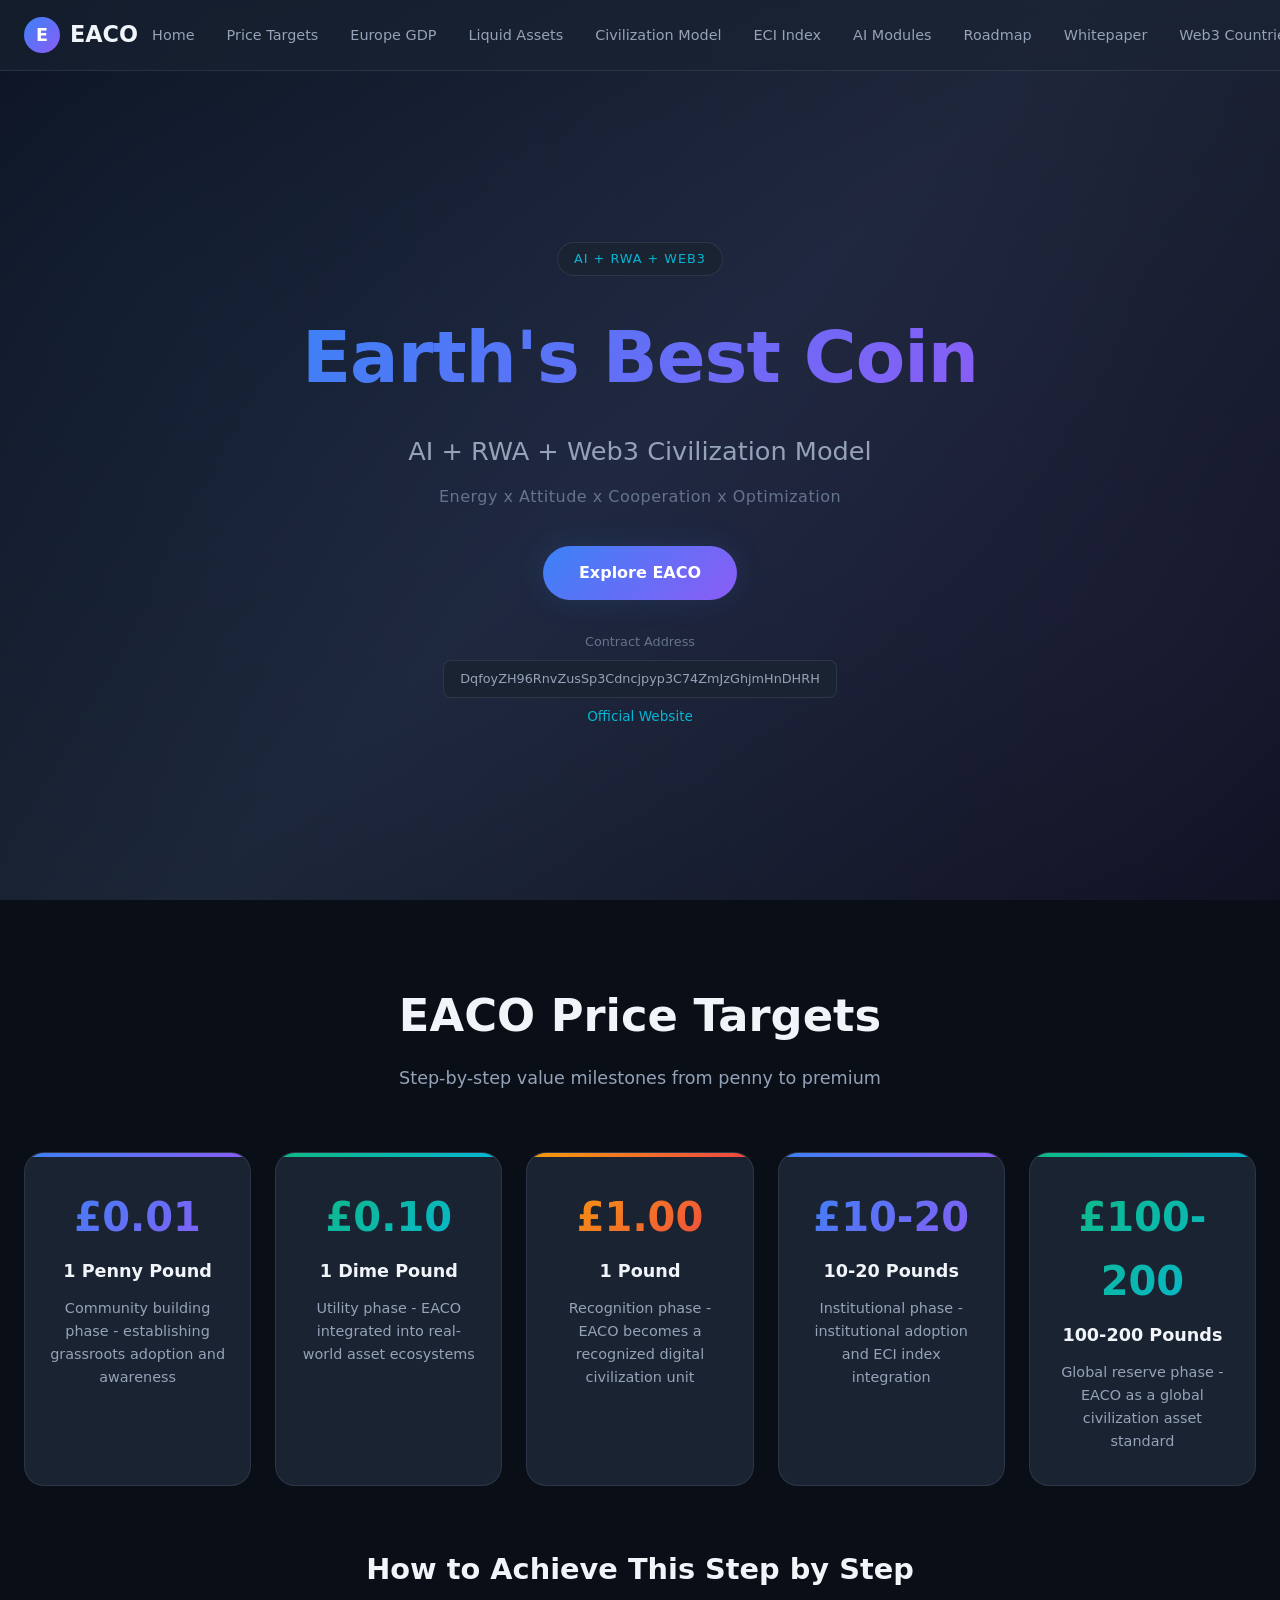
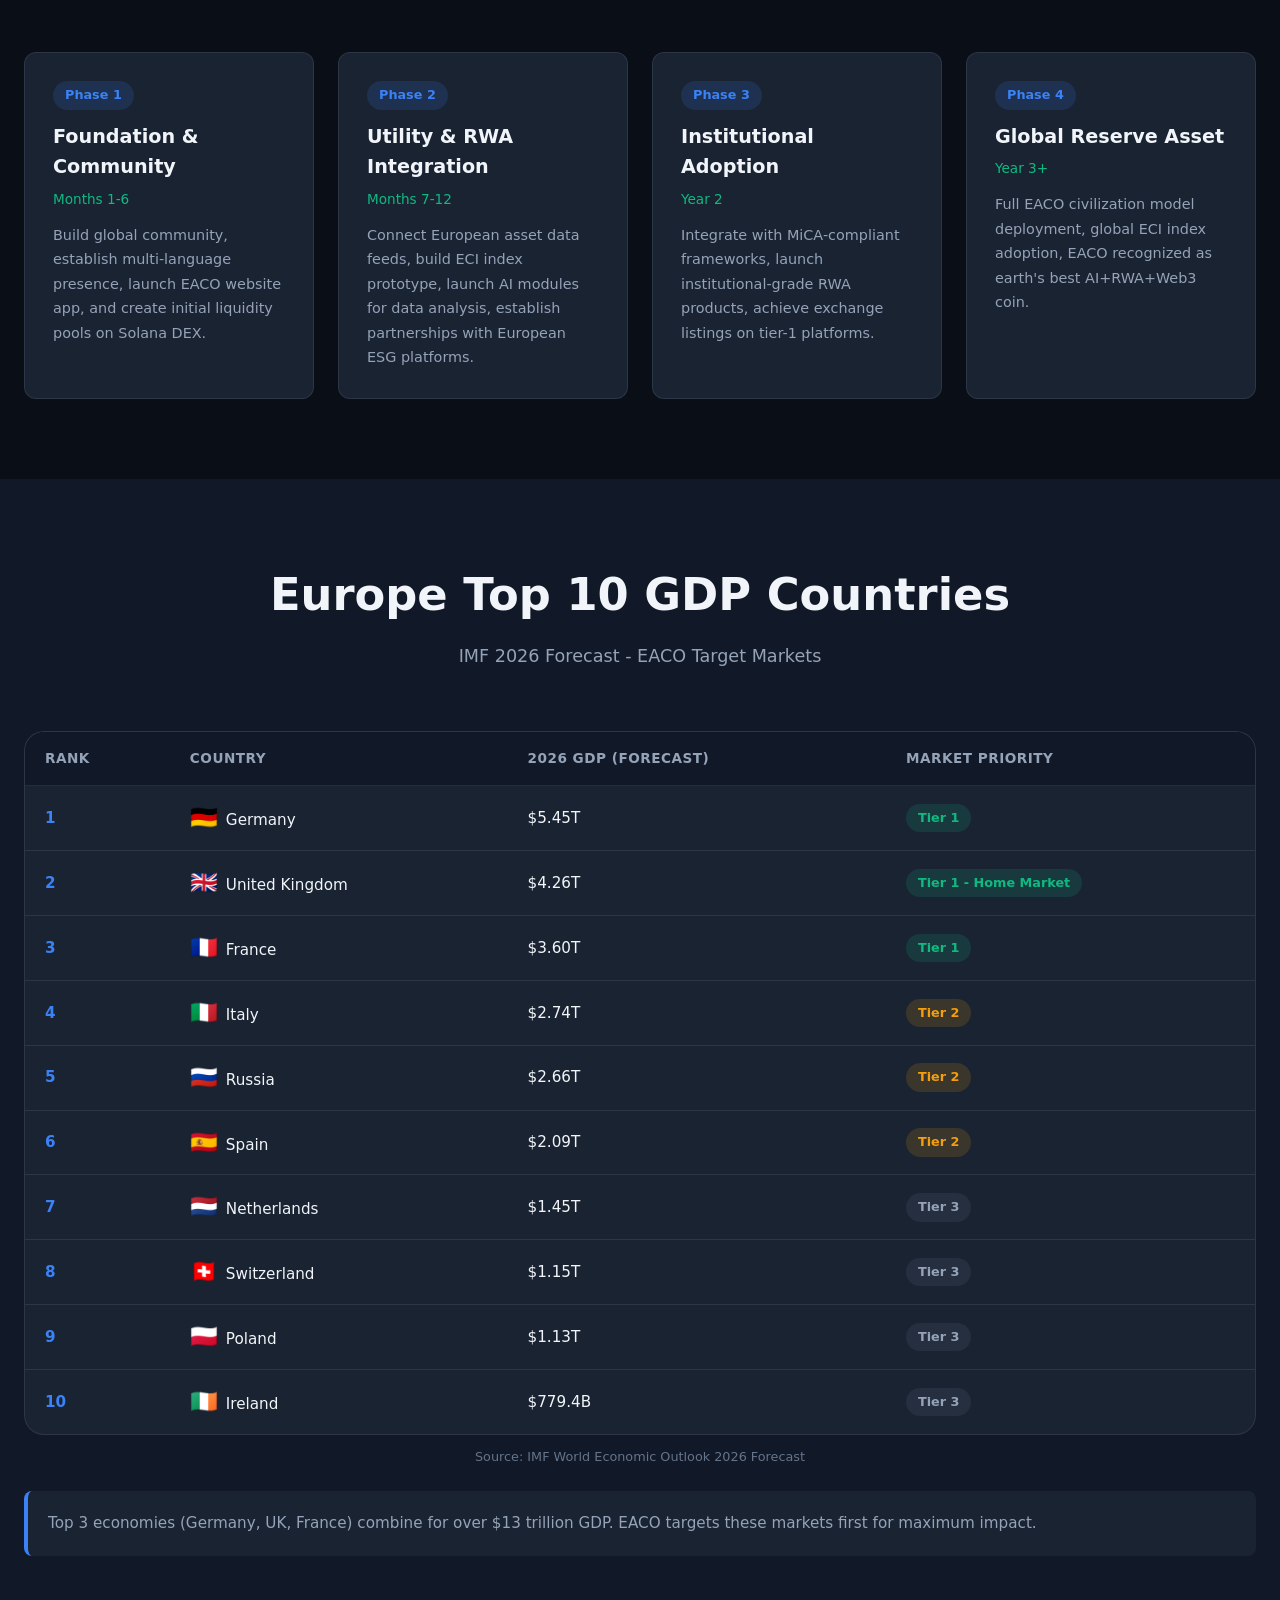
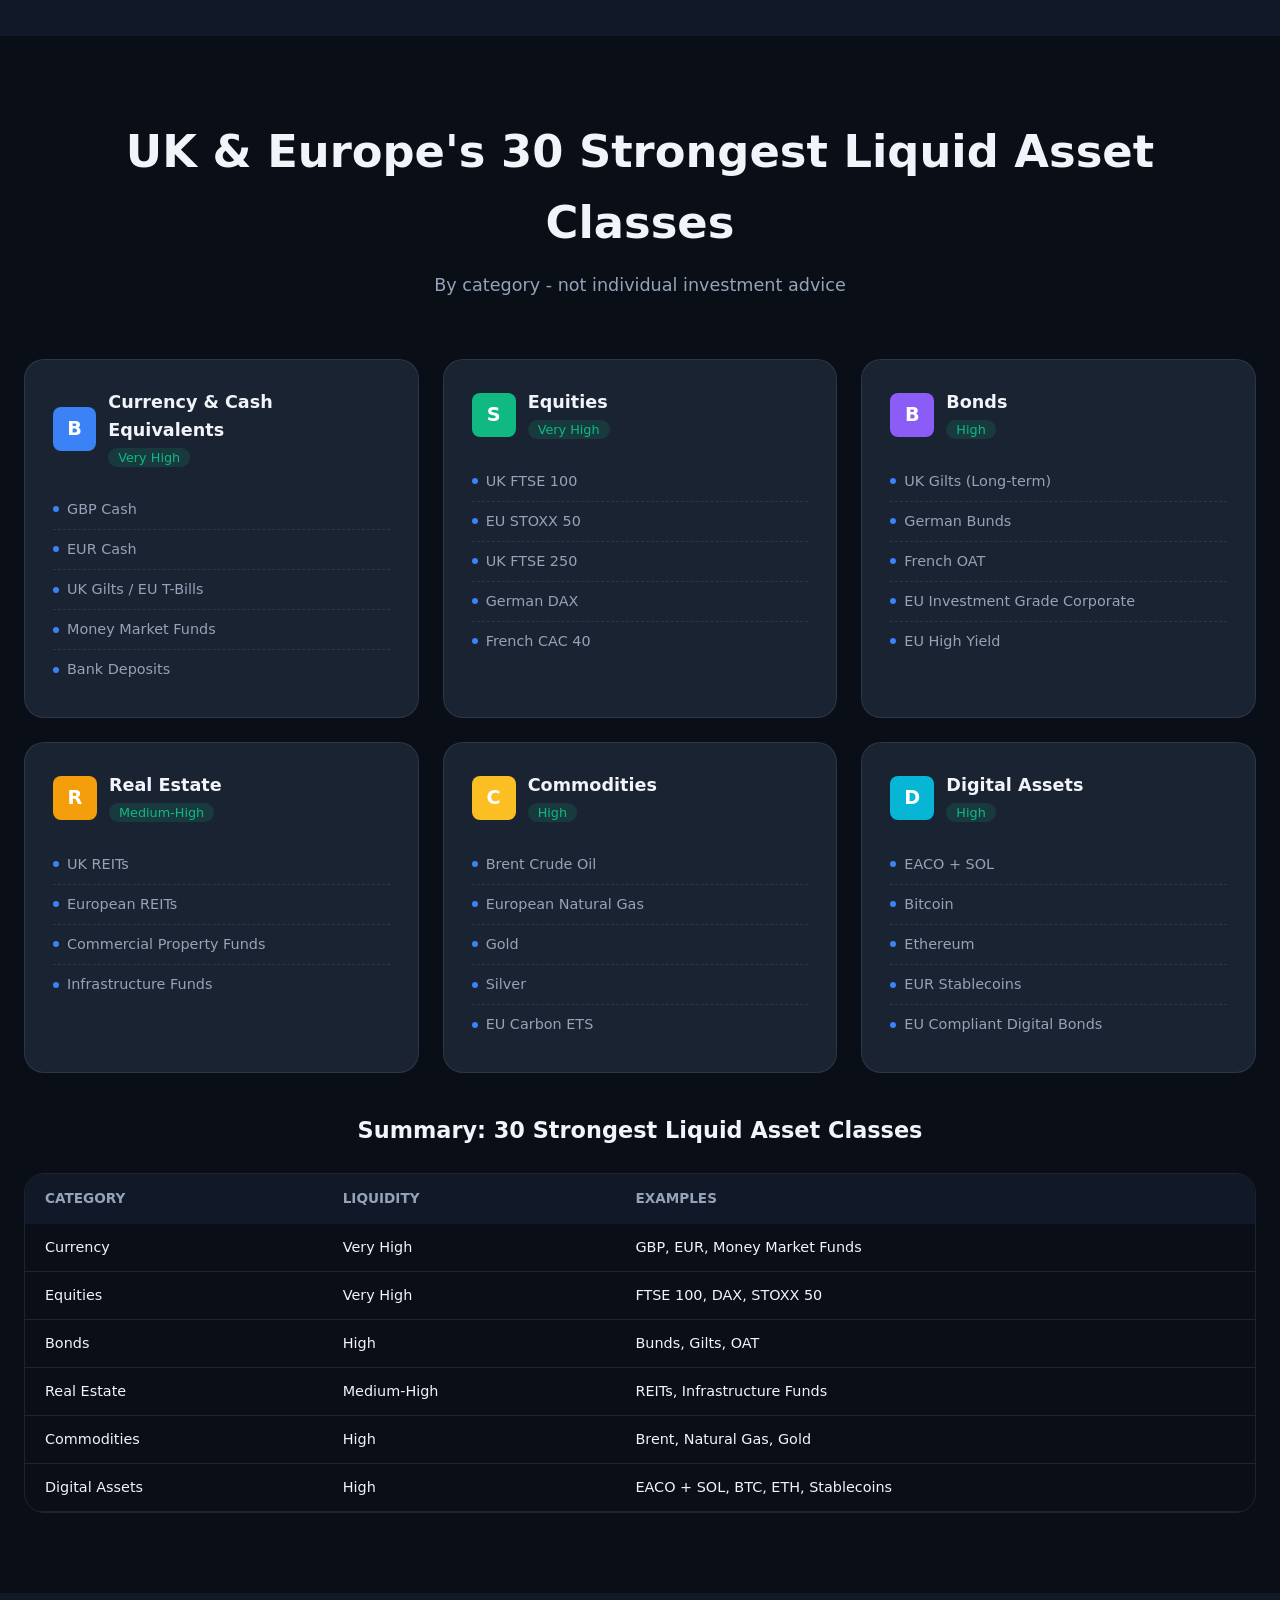
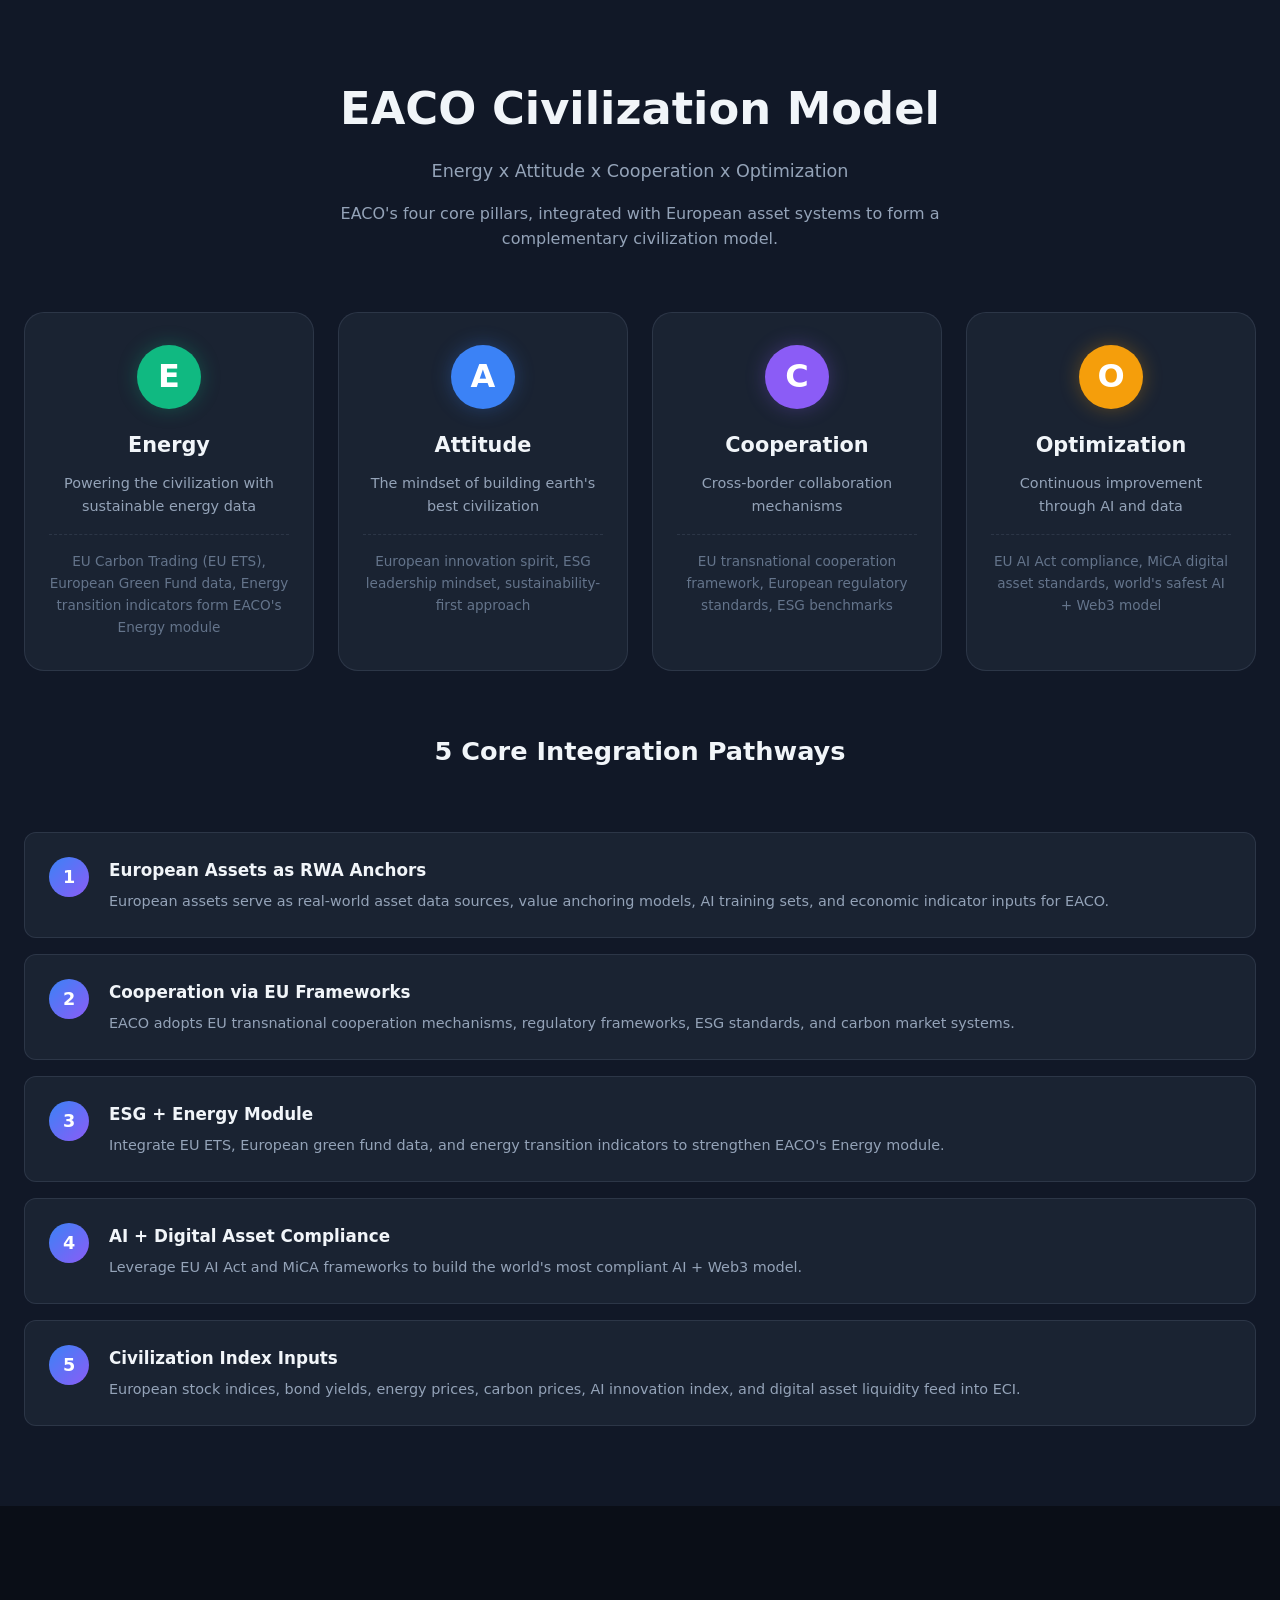
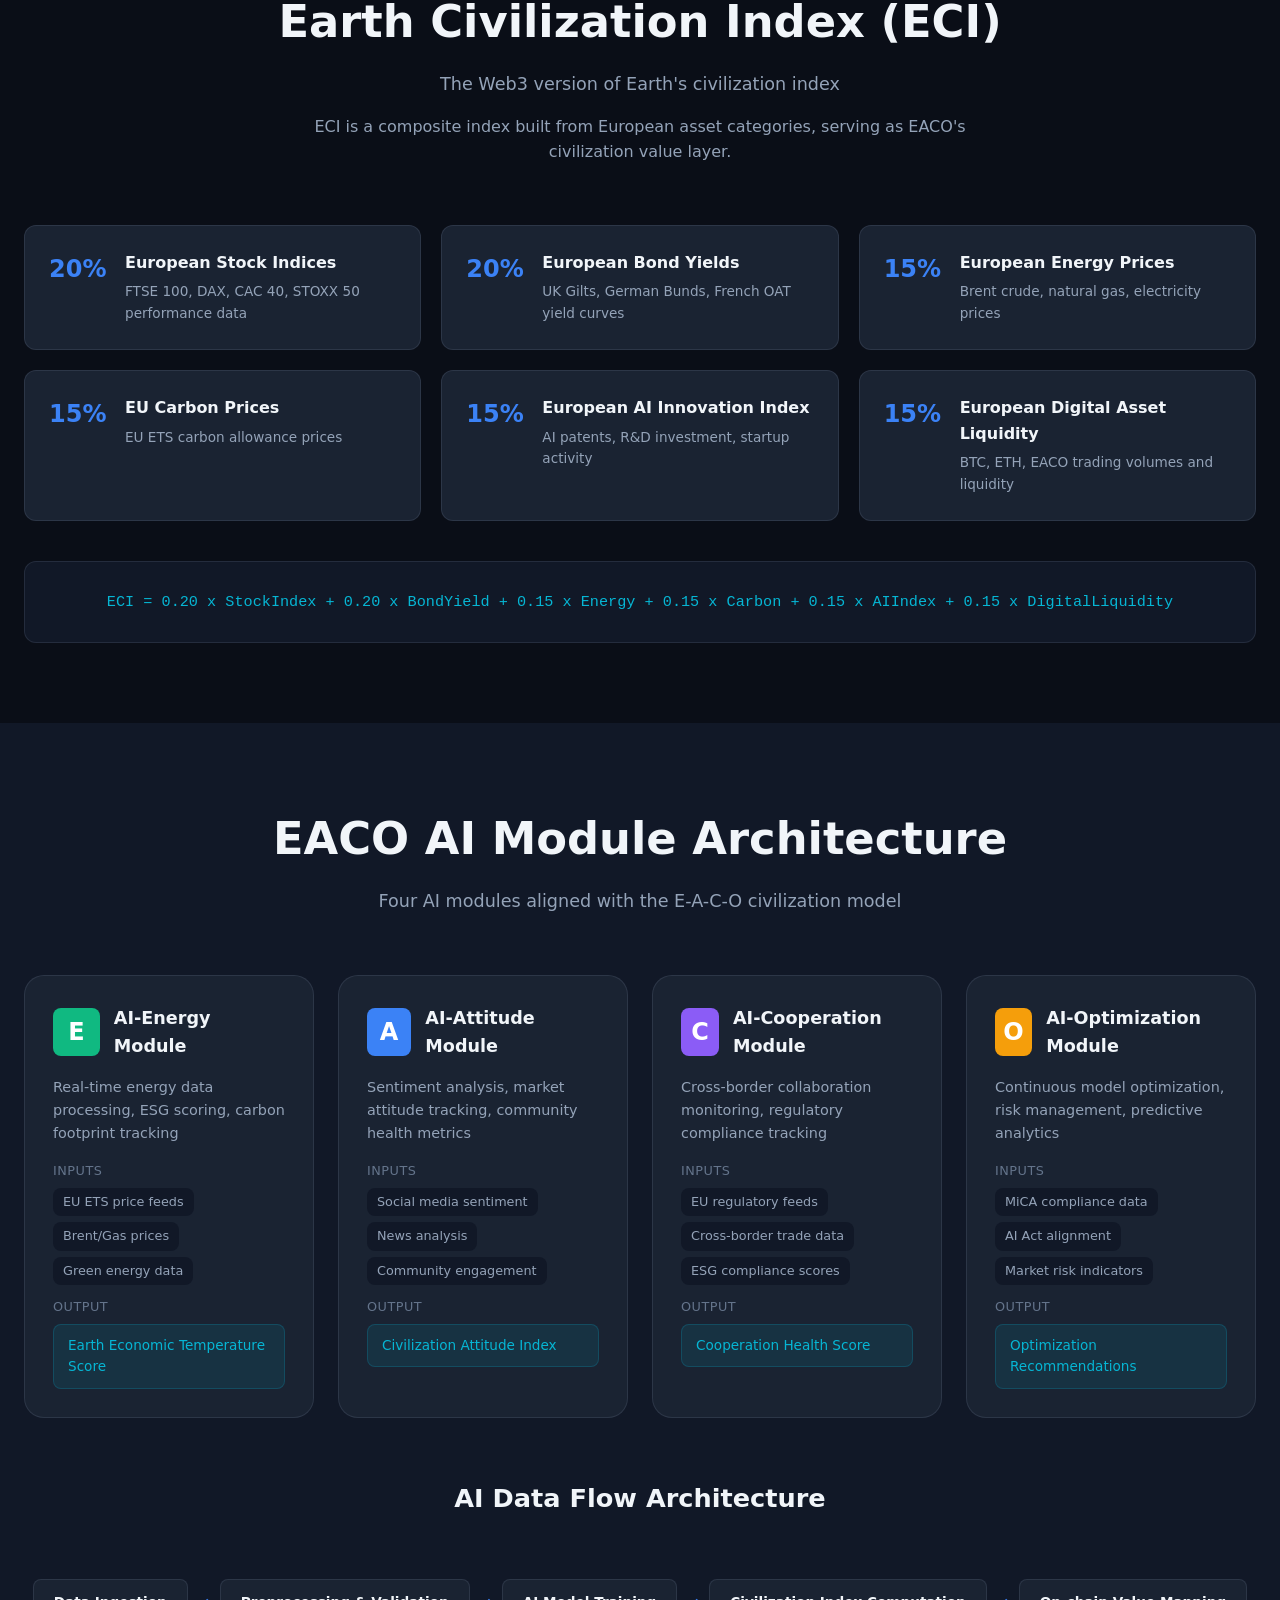
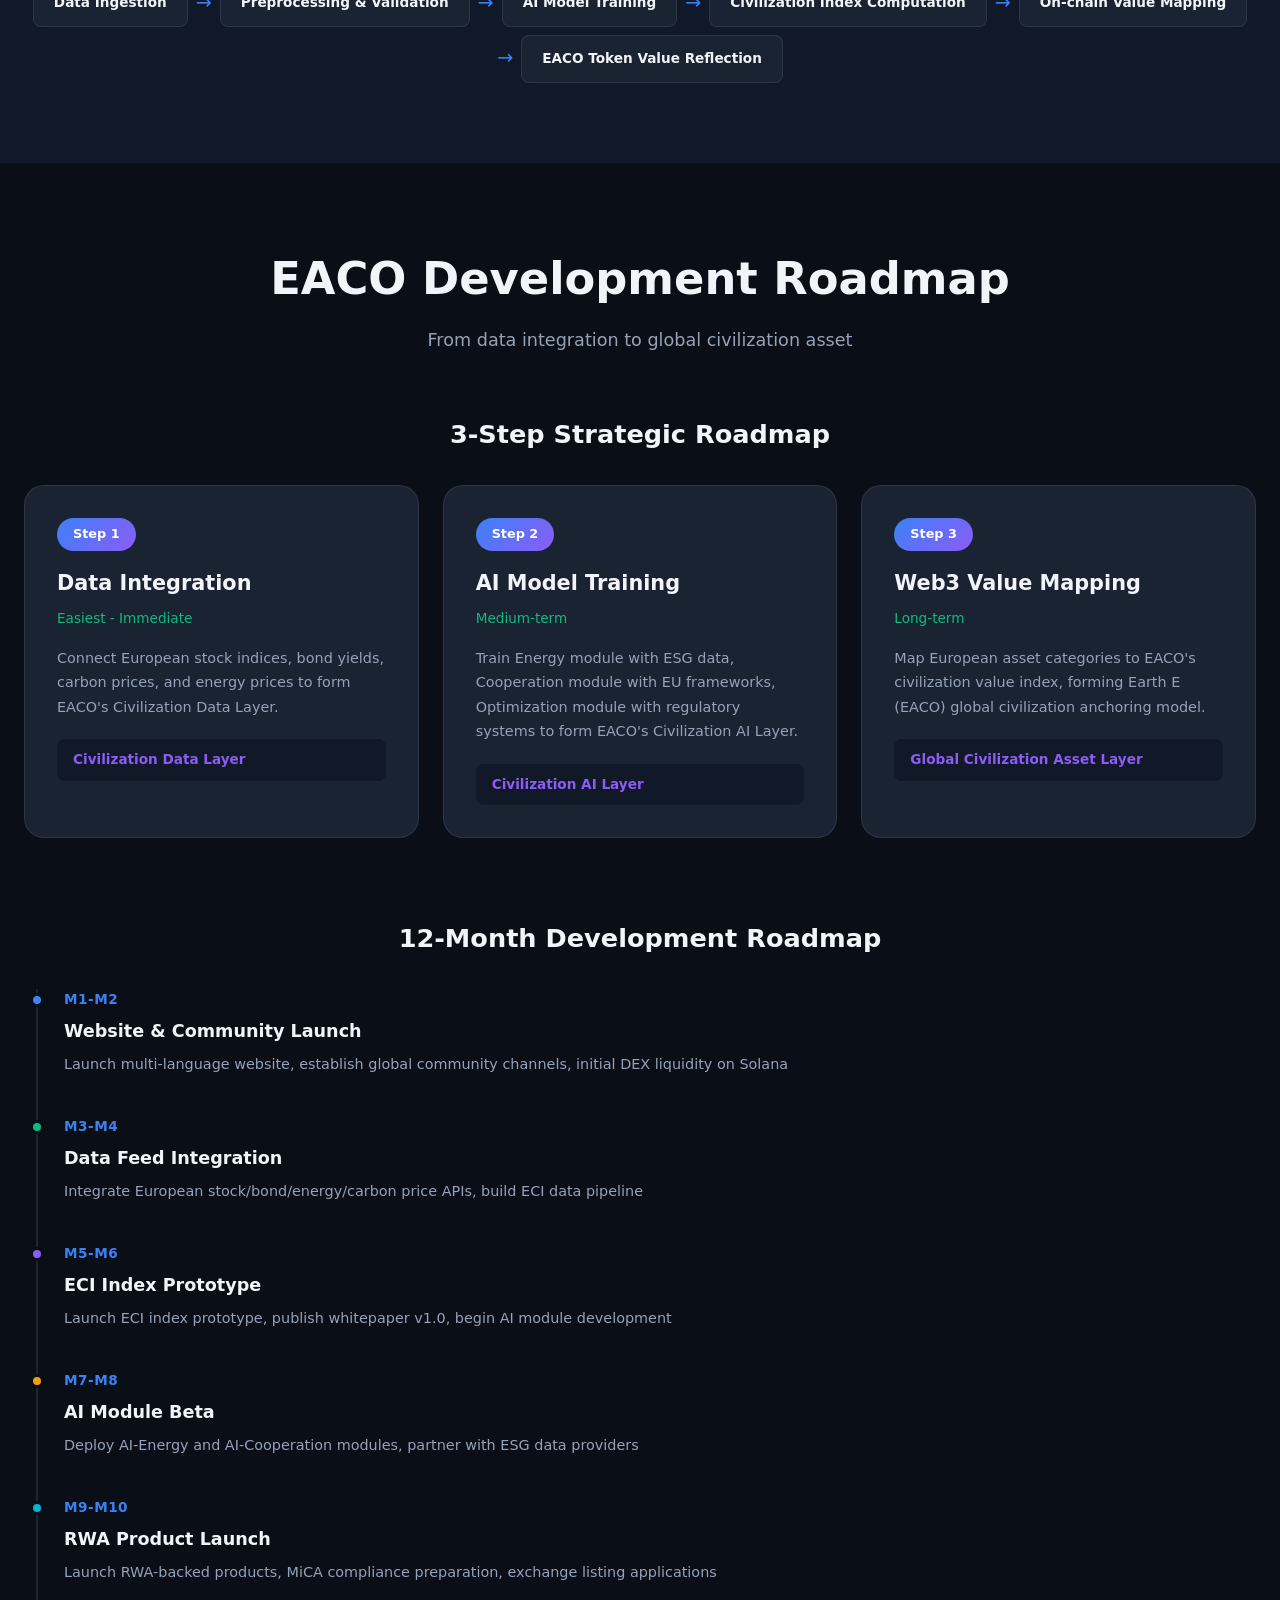
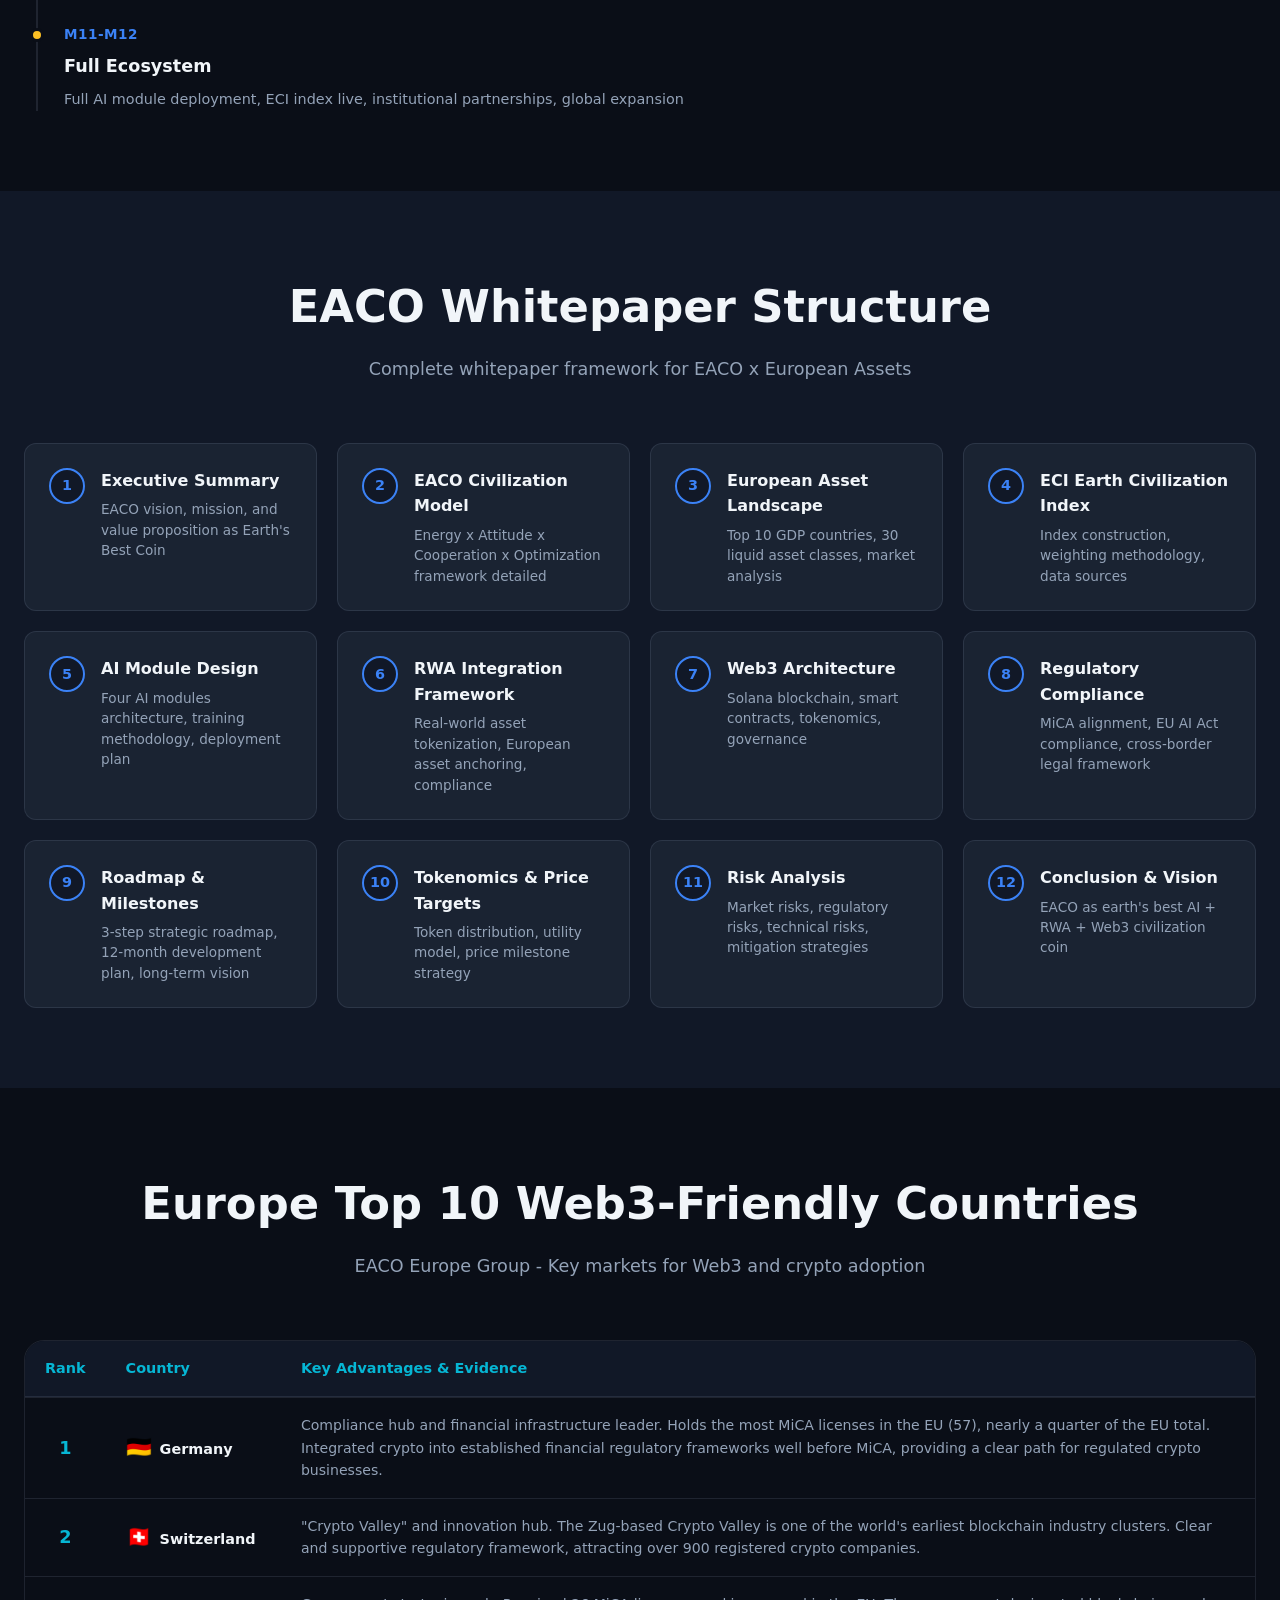
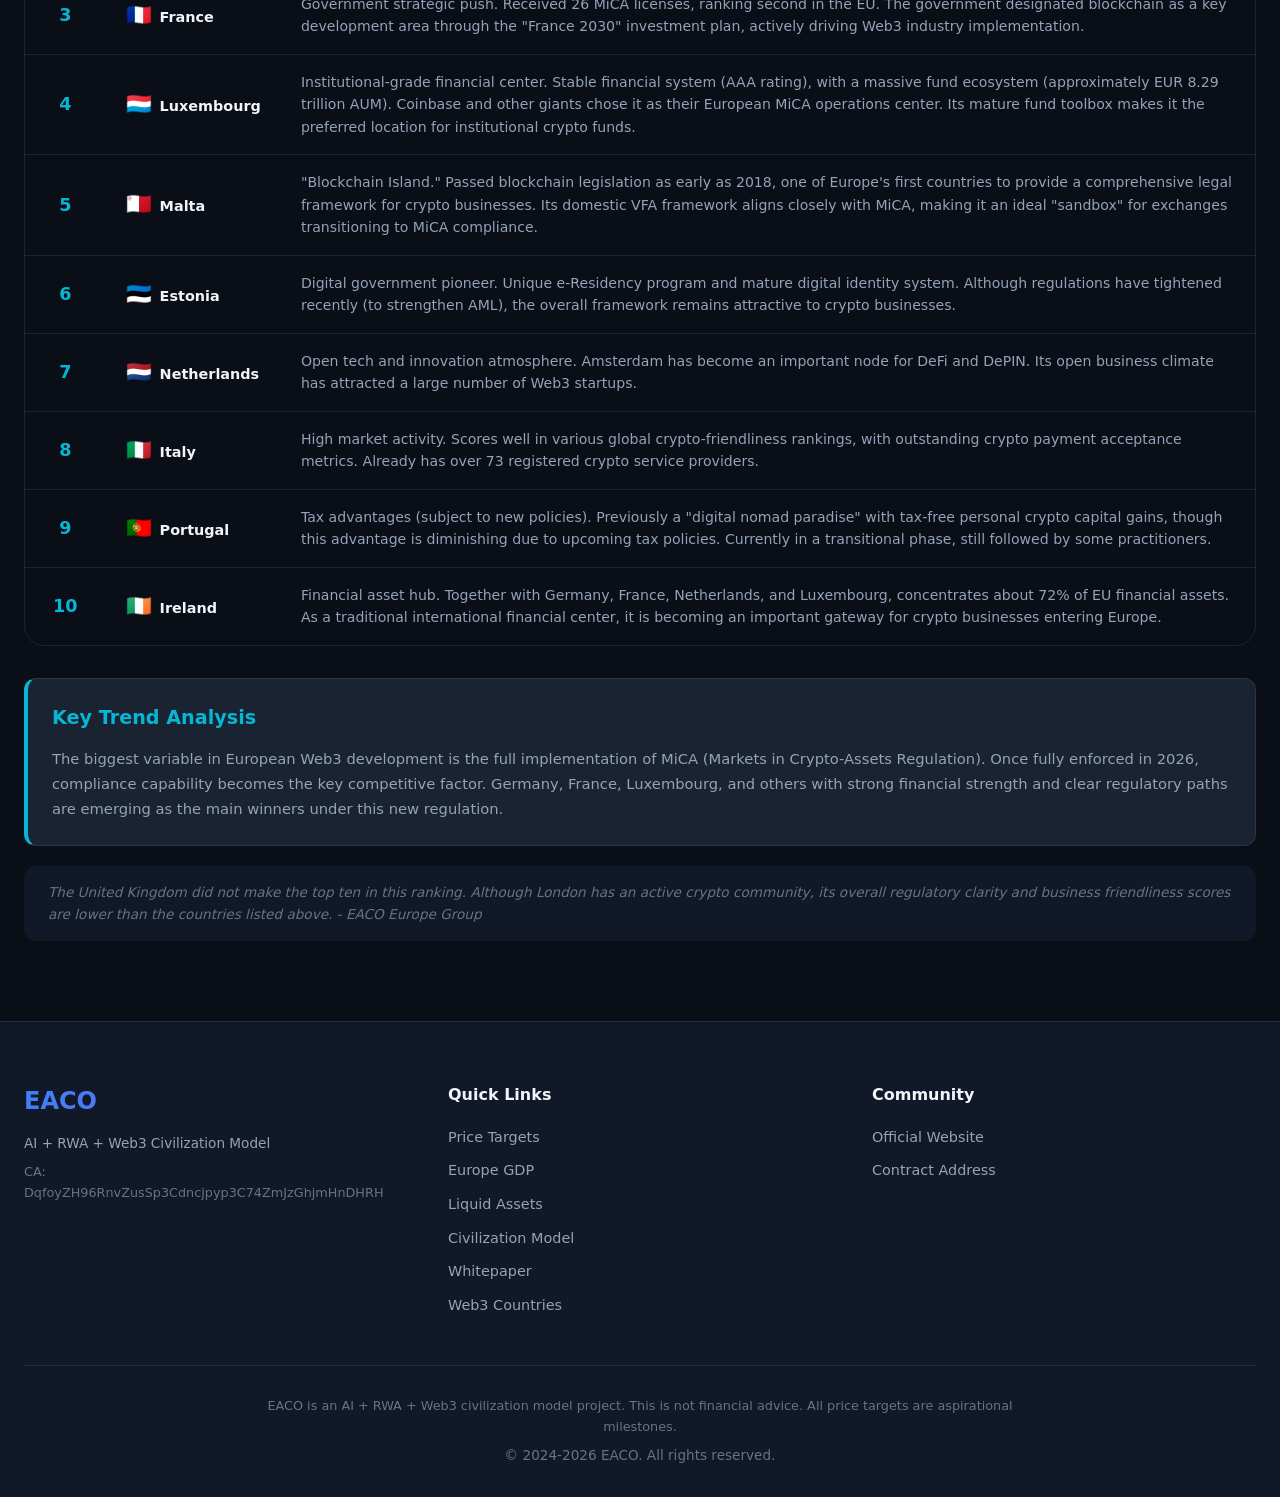
<file: index.html>
<!DOCTYPE html>
<html lang="en" data-theme="dark">
<head>
  <meta charset="UTF-8">
  <meta name="viewport" content="width=device-width, initial-scale=1.0">
  <meta name="description" content="EACO - Earth's Best Coin. AI + RWA + Web3 Civilization Model. Energy x Attitude x Cooperation x Optimization.">
  <meta name="keywords" content="EACO, Earth's Best Coin, AI, RWA, Web3, Solana, Civilization Model, ECI">
  <title>EACO - Earth's Best Coin | AI + RWA + Web3</title>
  <link rel="stylesheet" href="css/style.css">
  <link rel="icon" href="data:image/svg+xml,<svg xmlns='http://www.w3.org/2000/svg' viewBox='0 0 100 100'><circle cx='50' cy='50' r='45' fill='%233b82f6'/><text x='50' y='65' font-size='40' font-weight='bold' fill='white' text-anchor='middle'>E</text></svg>">
</head>
<body>

  <!-- ============================================
       Navigation
       ============================================ -->
  <nav class="navbar">
    <div class="nav-container">
      <a href="#home" class="nav-logo">
        <span class="logo-icon">E</span>
        <span>EACO</span>
      </a>

      <ul class="nav-links" id="navLinks">
        <li><a href="#home" data-i18n="nav.home">Home</a></li>
        <li><a href="#price" data-i18n="nav.price">Price Targets</a></li>
        <li><a href="#gdp" data-i18n="nav.gdp">Europe GDP</a></li>
        <li><a href="#assets" data-i18n="nav.assets">Liquid Assets</a></li>
        <li><a href="#model" data-i18n="nav.model">Civilization Model</a></li>
        <li><a href="#eci" data-i18n="nav.eci">ECI Index</a></li>
        <li><a href="#ai" data-i18n="nav.ai">AI Modules</a></li>
        <li><a href="#roadmap" data-i18n="nav.roadmap">Roadmap</a></li>
        <li><a href="#whitepaper" data-i18n="nav.whitepaper">Whitepaper</a></li>
        <li><a href="#web3" data-i18n="nav.web3">Web3 Countries</a></li>
      </ul>

      <div class="nav-actions">
        <div class="lang-switcher">
          <button class="lang-btn" id="langBtn" onclick="toggleLangDropdown()">
            <span class="lang-flag" id="currentLangFlag">EN</span>
            <span class="lang-full">English</span>
          </button>
          <div class="lang-dropdown" id="langDropdown"></div>
        </div>

        <button class="theme-toggle" id="themeToggle" onclick="toggleTheme()" title="Toggle theme">&#9681;</button>

        <button class="mobile-menu-btn" onclick="toggleMobileMenu()">&#9776;</button>
      </div>
    </div>
  </nav>

  <!-- ============================================
       Hero Section
       ============================================ -->
  <section class="hero" id="home">
    <div class="hero-content">
      <div class="hero-badge">AI + RWA + WEB3</div>
      <h1 data-i18n="hero.title">Earth's Best Coin</h1>
      <p class="hero-subtitle" data-i18n="hero.subtitle">AI + RWA + Web3 Civilization Model</p>
      <p class="hero-tagline" data-i18n="hero.tagline">Energy x Attitude x Cooperation x Optimization</p>
      <a href="#price" class="hero-cta" data-i18n="hero.cta">Explore EACO</a>

      <div class="hero-contract">
        <label data-i18n="hero.contract">Contract Address</label>
        <address>DqfoyZH96RnvZusSp3Cdncjpyp3C74ZmJzGhjmHnDHRH</address>
        <a href="https://ucoingroup.github.io/earths-best-coin/" target="_blank" rel="noopener" style="font-size:0.85rem;color:var(--accent-cyan);text-decoration:none;" data-i18n="hero.website">Official Website &rarr;</a>
      </div>
    </div>
  </section>

  <!-- ============================================
       Price Targets Section
       ============================================ -->
  <section class="section" id="price">
    <div class="container">
      <div class="section-header">
        <h2 class="section-title" data-i18n="price.title">EACO Price Targets</h2>
        <p class="section-subtitle" data-i18n="price.subtitle">Step-by-step value milestones from penny to premium</p>
      </div>

      <div class="price-stages" id="priceStages"></div>

      <div class="section-header" style="margin-top:60px;">
        <h3 class="section-title" style="font-size:1.8rem;" data-i18n="price.howToAchieve">How to Achieve This Step by Step</h3>
      </div>

      <div class="steps-container" id="priceSteps"></div>
    </div>
  </section>

  <!-- ============================================
       GDP Section
       ============================================ -->
  <section class="section" id="gdp" style="background:var(--bg-secondary);">
    <div class="container">
      <div class="section-header">
        <h2 class="section-title" data-i18n="gdp.title">Europe Top 10 GDP Countries</h2>
        <p class="section-subtitle" data-i18n="gdp.subtitle">IMF 2026 Forecast - EACO Target Markets</p>
      </div>

      <div class="gdp-table-wrapper">
        <table class="gdp-table">
          <thead>
            <tr id="gdpTableHeader"></tr>
          </thead>
          <tbody id="gdpTableBody"></tbody>
        </table>
      </div>

      <p class="gdp-source" id="gdpSource" style="text-align:center;margin-top:12px;font-size:0.8rem;color:var(--text-muted);"></p>
      <div class="gdp-insight" id="gdpInsight"></div>
    </div>
  </section>

  <!-- ============================================
       Assets Section
       ============================================ -->
  <section class="section" id="assets">
    <div class="container">
      <div class="section-header">
        <h2 class="section-title" data-i18n="assets.title">UK & Europe's 30 Strongest Liquid Asset Classes</h2>
        <p class="section-subtitle" data-i18n="assets.subtitle">By category - not individual investment advice</p>
      </div>

      <div class="assets-grid" id="assetsGrid"></div>

      <h3 class="section-title" style="font-size:1.4rem;text-align:center;margin-bottom:24px;" data-i18n="assets.tableTitle">Summary: 30 Strongest Liquid Asset Classes</h3>

      <div class="assets-summary-table">
        <table>
          <thead>
            <tr id="assetsTableHeader"></tr>
          </thead>
          <tbody id="assetsTableBody"></tbody>
        </table>
      </div>
    </div>
  </section>

  <!-- ============================================
       Civilization Model Section
       ============================================ -->
  <section class="section" id="model" style="background:var(--bg-secondary);">
    <div class="container">
      <div class="section-header">
        <h2 class="section-title" data-i18n="model.title">EACO Civilization Model</h2>
        <p class="section-subtitle" data-i18n="model.subtitle">Energy x Attitude x Cooperation x Optimization</p>
        <p style="max-width:700px;margin:16px auto 0;color:var(--text-secondary);" data-i18n="model.intro"></p>
      </div>

      <div class="pillars-grid" id="pillarsGrid"></div>

      <div class="section-header" style="margin-top:40px;">
        <h3 class="section-title" style="font-size:1.6rem;" data-i18n="model.integrationTitle">5 Core Integration Pathways</h3>
      </div>

      <div class="integrations-list" id="integrationsList"></div>
    </div>
  </section>

  <!-- ============================================
       ECI Index Section
       ============================================ -->
  <section class="section" id="eci">
    <div class="container">
      <div class="section-header">
        <h2 class="section-title" data-i18n="eci.title">Earth Civilization Index (ECI)</h2>
        <p class="section-subtitle" data-i18n="eci.subtitle">The Web3 version of Earth's civilization index</p>
        <p style="max-width:700px;margin:16px auto 0;color:var(--text-secondary);" data-i18n="eci.intro"></p>
      </div>

      <div class="eci-components" id="eciComponents"></div>

      <div class="eci-formula" id="eciFormula"></div>
    </div>
  </section>

  <!-- ============================================
       AI Modules Section
       ============================================ -->
  <section class="section" id="ai" style="background:var(--bg-secondary);">
    <div class="container">
      <div class="section-header">
        <h2 class="section-title" data-i18n="ai.title">EACO AI Module Architecture</h2>
        <p class="section-subtitle" data-i18n="ai.subtitle">Four AI modules aligned with the E-A-C-O civilization model</p>
      </div>

      <div class="ai-modules-grid" id="aiModulesGrid"></div>

      <div class="section-header" style="margin-top:40px;">
        <h3 class="section-title" style="font-size:1.6rem;" data-i18n="ai.flowTitle">AI Data Flow Architecture</h3>
      </div>

      <div class="ai-flow" id="aiFlow"></div>
    </div>
  </section>

  <!-- ============================================
       Roadmap Section
       ============================================ -->
  <section class="section" id="roadmap">
    <div class="container">
      <div class="section-header">
        <h2 class="section-title" data-i18n="roadmap.title">EACO Development Roadmap</h2>
        <p class="section-subtitle" data-i18n="roadmap.subtitle">From data integration to global civilization asset</p>
      </div>

      <div class="section-header" style="margin-bottom:30px;">
        <h3 class="section-title" style="font-size:1.6rem;" data-i18n="roadmap.threeStepTitle">3-Step Strategic Roadmap</h3>
      </div>

      <div class="three-steps" id="threeSteps"></div>

      <div class="section-header" style="margin-top:60px;margin-bottom:30px;">
        <h3 class="section-title" style="font-size:1.6rem;" data-i18n="roadmap.twelveMonthTitle">12-Month Development Roadmap</h3>
      </div>

      <div class="timeline" id="timeline"></div>
    </div>
  </section>

  <!-- ============================================
       Whitepaper Section
       ============================================ -->
  <section class="section" id="whitepaper" style="background:var(--bg-secondary);">
    <div class="container">
      <div class="section-header">
        <h2 class="section-title" data-i18n="whitepaper.title">EACO Whitepaper Structure</h2>
        <p class="section-subtitle" data-i18n="whitepaper.subtitle">Complete whitepaper framework for EACO x European Assets</p>
      </div>

      <div class="whitepaper-grid" id="whitepaperGrid"></div>
    </div>
  </section>

  <!-- ============================================
       Web3 Countries Section
       ============================================ -->
  <section class="section" id="web3">
    <div class="container">
      <div class="section-header">
        <h2 class="section-title" data-i18n="web3.title">Europe Top 10 Web3-Friendly Countries</h2>
        <p class="section-subtitle" data-i18n="web3.subtitle">EACO Europe Group</p>
      </div>

      <div class="web3-table-wrapper">
        <table class="web3-table">
          <thead>
            <tr id="web3TableHeader"></tr>
          </thead>
          <tbody id="web3TableBody"></tbody>
        </table>
      </div>

      <div class="web3-trend" id="web3Trend"></div>
      <p class="web3-uk-note" id="web3UkNote"></p>
    </div>
  </section>

  <!-- ============================================
       Footer
       ============================================ -->
  <footer class="footer">
    <div class="container">
      <div class="footer-content">
        <div class="footer-brand">
          <h3>EACO</h3>
          <p data-i18n="hero.subtitle">AI + RWA + Web3 Civilization Model</p>
          <p style="margin-top:8px;font-size:0.8rem;color:var(--text-muted);">
            CA: DqfoyZH96RnvZusSp3Cdncjpyp3C74ZmJzGhjmHnDHRH
          </p>
        </div>

        <div class="footer-col">
          <h4 data-i18n="footer.links">Quick Links</h4>
          <ul>
            <li><a href="#price" data-i18n="nav.price">Price Targets</a></li>
            <li><a href="#gdp" data-i18n="nav.gdp">Europe GDP</a></li>
            <li><a href="#assets" data-i18n="nav.assets">Liquid Assets</a></li>
            <li><a href="#model" data-i18n="nav.model">Civilization Model</a></li>
            <li><a href="#whitepaper" data-i18n="nav.whitepaper">Whitepaper</a></li>
            <li><a href="#web3" data-i18n="nav.web3">Web3 Countries</a></li>
          </ul>
        </div>

        <div class="footer-col">
          <h4 data-i18n="footer.community">Community</h4>
          <ul>
            <li><a href="https://ucoingroup.github.io/earths-best-coin/" target="_blank" rel="noopener" data-i18n="hero.website">Official Website</a></li>
            <li><a href="#home" data-i18n="hero.contract">Contract Address</a></li>
          </ul>
        </div>
      </div>

      <div class="footer-bottom">
        <p class="footer-disclaimer" data-i18n="footer.disclaimer"></p>
        <p class="footer-rights">&copy; 2024-2026 EACO. <span data-i18n="footer.rights">All rights reserved.</span></p>
      </div>
    </div>
  </footer>

  <!-- Scripts -->
  <script src="js/translations.js"></script>
  <script src="js/main.js"></script>
</body>
</html>
</file>
<file: css/style.css>
/* ============================================
   EACO Website - Stylesheet
   Dark theme with Web3/crypto aesthetic
   ============================================ */

/* CSS Variables - Dark Theme (default) */
:root {
  --bg-primary: #0a0e17;
  --bg-secondary: #111827;
  --bg-card: #1a2332;
  --bg-card-hover: #1e293b;
  --bg-glass: rgba(26, 35, 50, 0.6);
  --text-primary: #f1f5f9;
  --text-secondary: #94a3b8;
  --text-muted: #64748b;
  --accent-blue: #3b82f6;
  --accent-green: #10b981;
  --accent-purple: #8b5cf6;
  --accent-orange: #f59e0b;
  --accent-cyan: #06b6d4;
  --accent-amber: #fbbf24;
  --accent-red: #ef4444;
  --border-color: rgba(148, 163, 184, 0.15);
  --border-hover: rgba(148, 163, 184, 0.3);
  --gradient-1: linear-gradient(135deg, #3b82f6, #8b5cf6);
  --gradient-2: linear-gradient(135deg, #10b981, #06b6d4);
  --gradient-3: linear-gradient(135deg, #f59e0b, #ef4444);
  --gradient-hero: linear-gradient(135deg, #0a0e17 0%, #1a2332 50%, #0a0e17 100%);
  --shadow-glow: 0 0 30px rgba(59, 130, 246, 0.15);
  --shadow-card: 0 4px 20px rgba(0, 0, 0, 0.3);
  --radius-sm: 8px;
  --radius-md: 12px;
  --radius-lg: 20px;
  --transition: 0.3s cubic-bezier(0.4, 0, 0.2, 1);
}

/* Light Theme */
[data-theme="light"] {
  --bg-primary: #f8fafc;
  --bg-secondary: #ffffff;
  --bg-card: #ffffff;
  --bg-card-hover: #f1f5f9;
  --bg-glass: rgba(255, 255, 255, 0.7);
  --text-primary: #1e293b;
  --text-secondary: #475569;
  --text-muted: #94a3b8;
  --border-color: rgba(0, 0, 0, 0.08);
  --border-hover: rgba(0, 0, 0, 0.15);
  --gradient-hero: linear-gradient(135deg, #f8fafc 0%, #e2e8f0 50%, #f8fafc 100%);
  --shadow-card: 0 4px 20px rgba(0, 0, 0, 0.08);
}

/* Reset & Base */
* {
  margin: 0;
  padding: 0;
  box-sizing: border-box;
}

html {
  scroll-behavior: smooth;
  scroll-padding-top: 80px;
}

body {
  font-family: 'Segoe UI', system-ui, -apple-system, sans-serif;
  background: var(--bg-primary);
  color: var(--text-primary);
  line-height: 1.6;
  overflow-x: hidden;
  transition: background var(--transition), color var(--transition);
}

/* RTL Support */
[dir="rtl"] {
  text-align: right;
}

[dir="rtl"] .nav-links {
  flex-direction: row-reverse;
}

/* Container */
.container {
  max-width: 1280px;
  margin: 0 auto;
  padding: 0 24px;
}

/* ============================================
   Navigation
   ============================================ */
.navbar {
  position: fixed;
  top: 0;
  left: 0;
  right: 0;
  z-index: 1000;
  background: var(--bg-glass);
  backdrop-filter: blur(20px);
  -webkit-backdrop-filter: blur(20px);
  border-bottom: 1px solid var(--border-color);
  transition: all var(--transition);
}

.nav-container {
  max-width: 1280px;
  margin: 0 auto;
  padding: 0 24px;
  height: 70px;
  display: flex;
  align-items: center;
  justify-content: space-between;
}

.nav-logo {
  display: flex;
  align-items: center;
  gap: 10px;
  font-size: 1.4rem;
  font-weight: 800;
  text-decoration: none;
  color: var(--text-primary);
}

.nav-logo .logo-icon {
  width: 36px;
  height: 36px;
  background: var(--gradient-1);
  border-radius: 50%;
  display: flex;
  align-items: center;
  justify-content: center;
  color: white;
  font-size: 1.1rem;
  font-weight: bold;
}

.nav-links {
  display: flex;
  align-items: center;
  gap: 4px;
  list-style: none;
}

.nav-links a {
  padding: 8px 14px;
  color: var(--text-secondary);
  text-decoration: none;
  font-size: 0.9rem;
  border-radius: var(--radius-sm);
  transition: all var(--transition);
  white-space: nowrap;
}

.nav-links a:hover {
  color: var(--text-primary);
  background: var(--bg-card);
}

.nav-actions {
  display: flex;
  align-items: center;
  gap: 12px;
}

/* Language Switcher */
.lang-switcher {
  position: relative;
}

.lang-btn {
  background: var(--bg-card);
  border: 1px solid var(--border-color);
  color: var(--text-primary);
  padding: 8px 14px;
  border-radius: var(--radius-sm);
  cursor: pointer;
  font-size: 0.85rem;
  display: flex;
  align-items: center;
  gap: 8px;
  transition: all var(--transition);
}

.lang-btn:hover {
  border-color: var(--border-hover);
  background: var(--bg-card-hover);
}

.lang-dropdown {
  position: absolute;
  top: calc(100% + 8px);
  right: 0;
  background: var(--bg-card);
  border: 1px solid var(--border-color);
  border-radius: var(--radius-md);
  box-shadow: var(--shadow-card);
  min-width: 180px;
  max-height: 400px;
  overflow-y: auto;
  display: none;
  z-index: 1001;
}

.lang-dropdown.active {
  display: block;
  animation: fadeInDown 0.2s ease;
}

.lang-option {
  padding: 10px 16px;
  cursor: pointer;
  transition: background var(--transition);
  font-size: 0.9rem;
  display: flex;
  align-items: center;
  gap: 10px;
}

.lang-option:hover {
  background: var(--bg-card-hover);
}

.lang-option.active {
  color: var(--accent-blue);
  font-weight: 600;
}

.lang-flag {
  font-size: 1.1rem;
  font-weight: bold;
  width: 28px;
  text-align: center;
}

/* Theme Toggle */
.theme-toggle {
  background: var(--bg-card);
  border: 1px solid var(--border-color);
  color: var(--text-primary);
  width: 40px;
  height: 40px;
  border-radius: var(--radius-sm);
  cursor: pointer;
  display: flex;
  align-items: center;
  justify-content: center;
  font-size: 1.1rem;
  transition: all var(--transition);
}

.theme-toggle:hover {
  border-color: var(--border-hover);
}

/* Mobile Menu */
.mobile-menu-btn {
  display: none;
  background: var(--bg-card);
  border: 1px solid var(--border-color);
  color: var(--text-primary);
  width: 40px;
  height: 40px;
  border-radius: var(--radius-sm);
  cursor: pointer;
  font-size: 1.2rem;
}

/* ============================================
   Hero Section
   ============================================ */
.hero {
  min-height: 100vh;
  display: flex;
  align-items: center;
  justify-content: center;
  background: var(--gradient-hero);
  position: relative;
  overflow: hidden;
  padding-top: 70px;
}

.hero::before {
  content: '';
  position: absolute;
  top: -50%;
  left: -50%;
  width: 200%;
  height: 200%;
  background: radial-gradient(circle at 30% 40%, rgba(59, 130, 246, 0.08), transparent 50%),
              radial-gradient(circle at 70% 60%, rgba(139, 92, 246, 0.08), transparent 50%);
  animation: float 20s ease-in-out infinite;
}

.hero-content {
  text-align: center;
  z-index: 1;
  max-width: 900px;
  padding: 40px 24px;
}

.hero-badge {
  display: inline-block;
  padding: 6px 16px;
  background: var(--bg-card);
  border: 1px solid var(--border-color);
  border-radius: 50px;
  font-size: 0.8rem;
  color: var(--accent-cyan);
  margin-bottom: 24px;
  letter-spacing: 1px;
}

.hero h1 {
  font-size: clamp(2.5rem, 6vw, 4.5rem);
  font-weight: 900;
  background: var(--gradient-1);
  -webkit-background-clip: text;
  -webkit-text-fill-color: transparent;
  background-clip: text;
  margin-bottom: 16px;
  letter-spacing: -1px;
}

.hero-subtitle {
  font-size: clamp(1.1rem, 3vw, 1.6rem);
  color: var(--text-secondary);
  margin-bottom: 12px;
  font-weight: 500;
}

.hero-tagline {
  font-size: 1rem;
  color: var(--text-muted);
  margin-bottom: 36px;
  letter-spacing: 0.5px;
}

.hero-tagline span {
  color: var(--accent-green);
  font-weight: 600;
}

.hero-cta {
  display: inline-flex;
  align-items: center;
  gap: 8px;
  padding: 14px 36px;
  background: var(--gradient-1);
  color: white;
  text-decoration: none;
  border-radius: 50px;
  font-size: 1rem;
  font-weight: 600;
  transition: all var(--transition);
  box-shadow: var(--shadow-glow);
}

.hero-cta:hover {
  transform: translateY(-2px);
  box-shadow: 0 8px 40px rgba(59, 130, 246, 0.3);
}

.hero-contract {
  margin-top: 32px;
  display: flex;
  flex-direction: column;
  align-items: center;
  gap: 8px;
}

.hero-contract label {
  font-size: 0.8rem;
  color: var(--text-muted);
}

.hero-contract address {
  font-size: 0.8rem;
  color: var(--text-secondary);
  background: var(--bg-card);
  padding: 8px 16px;
  border-radius: var(--radius-sm);
  border: 1px solid var(--border-color);
  word-break: break-all;
  max-width: 500px;
  font-style: normal;
}

/* ============================================
   Sections
   ============================================ */
.section {
  padding: 80px 0;
  position: relative;
}

.section-header {
  text-align: center;
  margin-bottom: 60px;
}

.section-title {
  font-size: clamp(1.8rem, 4vw, 2.8rem);
  font-weight: 800;
  margin-bottom: 12px;
  color: var(--text-primary);
}

.section-subtitle {
  font-size: 1.1rem;
  color: var(--text-secondary);
  max-width: 700px;
  margin: 0 auto;
}

/* ============================================
   Price Targets
   ============================================ */
.price-stages {
  display: grid;
  grid-template-columns: repeat(auto-fit, minmax(220px, 1fr));
  gap: 24px;
  margin-bottom: 60px;
}

.price-card {
  background: var(--bg-card);
  border: 1px solid var(--border-color);
  border-radius: var(--radius-lg);
  padding: 32px 24px;
  text-align: center;
  transition: all var(--transition);
  position: relative;
  overflow: hidden;
}

.price-card::before {
  content: '';
  position: absolute;
  top: 0;
  left: 0;
  right: 0;
  height: 4px;
  background: var(--gradient-1);
}

.price-card:nth-child(2)::before { background: var(--gradient-2); }
.price-card:nth-child(3)::before { background: var(--gradient-3); }
.price-card:nth-child(4)::before { background: var(--gradient-1); }
.price-card:nth-child(5)::before { background: var(--gradient-2); }

.price-card:hover {
  transform: translateY(-4px);
  border-color: var(--border-hover);
  box-shadow: var(--shadow-card);
}

.price-value {
  font-size: 2.5rem;
  font-weight: 900;
  margin-bottom: 8px;
  background: var(--gradient-1);
  -webkit-background-clip: text;
  -webkit-text-fill-color: transparent;
  background-clip: text;
}

.price-card:nth-child(2) .price-value { background: var(--gradient-2); -webkit-background-clip: text; -webkit-text-fill-color: transparent; background-clip: text; }
.price-card:nth-child(3) .price-value { background: var(--gradient-3); -webkit-background-clip: text; -webkit-text-fill-color: transparent; background-clip: text; }
.price-card:nth-child(4) .price-value { background: var(--gradient-1); -webkit-background-clip: text; -webkit-text-fill-color: transparent; background-clip: text; }
.price-card:nth-child(5) .price-value { background: var(--gradient-2); -webkit-background-clip: text; -webkit-text-fill-color: transparent; background-clip: text; }

.price-name {
  font-size: 1.1rem;
  font-weight: 700;
  margin-bottom: 12px;
  color: var(--text-primary);
}

.price-desc {
  font-size: 0.9rem;
  color: var(--text-secondary);
  line-height: 1.6;
}

/* Steps */
.steps-container {
  display: grid;
  grid-template-columns: repeat(auto-fit, minmax(260px, 1fr));
  gap: 24px;
}

.step-card {
  background: var(--bg-card);
  border: 1px solid var(--border-color);
  border-radius: var(--radius-md);
  padding: 28px;
  transition: all var(--transition);
}

.step-card:hover {
  border-color: var(--border-hover);
  transform: translateY(-2px);
}

.step-phase {
  display: inline-block;
  padding: 4px 12px;
  background: rgba(59, 130, 246, 0.15);
  color: var(--accent-blue);
  border-radius: 50px;
  font-size: 0.8rem;
  font-weight: 600;
  margin-bottom: 12px;
}

.step-title {
  font-size: 1.2rem;
  font-weight: 700;
  margin-bottom: 6px;
}

.step-time {
  font-size: 0.85rem;
  color: var(--accent-green);
  margin-bottom: 12px;
  font-weight: 500;
}

.step-desc {
  font-size: 0.9rem;
  color: var(--text-secondary);
  line-height: 1.7;
}

/* ============================================
   GDP Table
   ============================================ */
.gdp-table-wrapper {
  overflow-x: auto;
  border-radius: var(--radius-lg);
  border: 1px solid var(--border-color);
  background: var(--bg-card);
}

.gdp-table {
  width: 100%;
  border-collapse: collapse;
  min-width: 600px;
}

.gdp-table th {
  padding: 16px 20px;
  text-align: left;
  background: var(--bg-secondary);
  color: var(--text-secondary);
  font-size: 0.85rem;
  text-transform: uppercase;
  letter-spacing: 0.5px;
  border-bottom: 1px solid var(--border-color);
}

.gdp-table td {
  padding: 14px 20px;
  border-bottom: 1px solid var(--border-color);
  font-size: 0.95rem;
}

.gdp-table tr:last-child td {
  border-bottom: none;
}

.gdp-table tr:hover {
  background: var(--bg-card-hover);
}

.gdp-rank {
  font-weight: 800;
  color: var(--accent-blue);
  font-size: 1.1rem;
}

.gdp-flag {
  font-size: 1.4rem;
  margin-right: 8px;
}

.gdp-priority {
  display: inline-block;
  padding: 4px 12px;
  border-radius: 50px;
  font-size: 0.8rem;
  font-weight: 600;
}

.priority-1 { background: rgba(16, 185, 129, 0.15); color: var(--accent-green); }
.priority-2 { background: rgba(245, 158, 11, 0.15); color: var(--accent-orange); }
.priority-3 { background: rgba(100, 116, 139, 0.15); color: var(--text-secondary); }

.gdp-insight {
  margin-top: 24px;
  padding: 20px;
  background: var(--bg-card);
  border-left: 4px solid var(--accent-blue);
  border-radius: var(--radius-sm);
  font-size: 0.95rem;
  color: var(--text-secondary);
}

/* ============================================
   Assets
   ============================================ */
.assets-grid {
  display: grid;
  grid-template-columns: repeat(auto-fit, minmax(300px, 1fr));
  gap: 24px;
  margin-bottom: 40px;
}

.asset-category {
  background: var(--bg-card);
  border: 1px solid var(--border-color);
  border-radius: var(--radius-lg);
  padding: 28px;
  transition: all var(--transition);
}

.asset-category:hover {
  border-color: var(--border-hover);
  transform: translateY(-2px);
}

.asset-header {
  display: flex;
  align-items: center;
  gap: 12px;
  margin-bottom: 20px;
}

.asset-icon {
  width: 44px;
  height: 44px;
  border-radius: var(--radius-sm);
  display: flex;
  align-items: center;
  justify-content: center;
  font-size: 1.2rem;
  font-weight: bold;
  color: white;
}

.asset-icon.blue { background: var(--accent-blue); }
.asset-icon.green { background: var(--accent-green); }
.asset-icon.purple { background: var(--accent-purple); }
.asset-icon.orange { background: var(--accent-orange); }
.asset-icon.amber { background: var(--accent-amber); }
.asset-icon.cyan { background: var(--accent-cyan); }

.asset-name {
  font-size: 1.1rem;
  font-weight: 700;
}

.asset-liquidity {
  font-size: 0.8rem;
  padding: 2px 10px;
  border-radius: 50px;
  background: rgba(16, 185, 129, 0.15);
  color: var(--accent-green);
}

.asset-items {
  list-style: none;
}

.asset-items li {
  padding: 8px 0;
  font-size: 0.9rem;
  color: var(--text-secondary);
  border-bottom: 1px dashed var(--border-color);
  display: flex;
  align-items: center;
  gap: 8px;
}

.asset-items li:last-child {
  border-bottom: none;
}

.asset-items li::before {
  content: '';
  width: 6px;
  height: 6px;
  border-radius: 50%;
  background: var(--accent-blue);
  flex-shrink: 0;
}

.assets-summary-table {
  overflow-x: auto;
  border-radius: var(--radius-lg);
  border: 1px solid var(--border-color);
}

.assets-summary-table table {
  width: 100%;
  border-collapse: collapse;
  min-width: 500px;
}

.assets-summary-table th {
  padding: 14px 20px;
  background: var(--bg-secondary);
  text-align: left;
  font-size: 0.85rem;
  color: var(--text-secondary);
  text-transform: uppercase;
}

.assets-summary-table td {
  padding: 12px 20px;
  border-bottom: 1px solid var(--border-color);
  font-size: 0.9rem;
}

.assets-summary-table tr:hover {
  background: var(--bg-card-hover);
}

/* ============================================
   Web3 Countries
   ============================================ */
.web3-table-wrapper {
  overflow-x: auto;
  border-radius: var(--radius-lg);
  border: 1px solid var(--border-color);
  margin-bottom: 32px;
}

.web3-table {
  width: 100%;
  border-collapse: collapse;
  font-size: 0.9rem;
}

.web3-table th {
  background: var(--bg-secondary);
  padding: 16px 20px;
  text-align: left;
  font-weight: 700;
  color: var(--accent-cyan);
  border-bottom: 2px solid var(--border-color);
  white-space: nowrap;
}

.web3-table td {
  padding: 16px 20px;
  border-bottom: 1px solid var(--border-color);
  line-height: 1.6;
}

.web3-table tr:last-child td {
  border-bottom: none;
}

.web3-table tr:hover {
  background: var(--bg-card-hover);
}

.web3-rank {
  text-align: center;
  font-weight: 700;
  font-size: 1.1rem;
  color: var(--accent-cyan);
  white-space: nowrap;
  width: 60px;
}

.web3-flag {
  font-size: 1.3rem;
  margin-right: 8px;
}

.web3-country-name {
  font-weight: 600;
  white-space: nowrap;
}

.web3-advantage {
  color: var(--text-secondary);
  font-size: 0.88rem;
}

.web3-trend {
  margin-top: 24px;
}

.web3-trend-box {
  background: var(--bg-card);
  border: 1px solid var(--border-color);
  border-left: 4px solid var(--accent-cyan);
  border-radius: var(--radius-md);
  padding: 24px;
}

.web3-trend-title {
  font-size: 1.2rem;
  font-weight: 700;
  color: var(--accent-cyan);
  margin-bottom: 12px;
}

.web3-trend-text {
  color: var(--text-secondary);
  line-height: 1.7;
  font-size: 0.92rem;
}

.web3-uk-note {
  margin-top: 20px;
  padding: 16px 24px;
  background: var(--bg-secondary);
  border-radius: var(--radius-md);
  color: var(--text-muted);
  font-size: 0.85rem;
  line-height: 1.6;
  font-style: italic;
}

@media (max-width: 768px) {
  .web3-table th,
  .web3-table td {
    padding: 12px 14px;
    font-size: 0.82rem;
  }

  .web3-advantage {
    min-width: 200px;
  }
}

/* ============================================
   Civilization Model
   ============================================ */
.pillars-grid {
  display: grid;
  grid-template-columns: repeat(auto-fit, minmax(250px, 1fr));
  gap: 24px;
  margin-bottom: 60px;
}

.pillar-card {
  background: var(--bg-card);
  border: 1px solid var(--border-color);
  border-radius: var(--radius-lg);
  padding: 32px 24px;
  text-align: center;
  transition: all var(--transition);
  position: relative;
  overflow: hidden;
}

.pillar-card:hover {
  border-color: var(--border-hover);
  transform: translateY(-4px);
}

.pillar-letter {
  width: 64px;
  height: 64px;
  border-radius: 50%;
  display: flex;
  align-items: center;
  justify-content: center;
  font-size: 2rem;
  font-weight: 900;
  color: white;
  margin: 0 auto 20px;
}

.pillar-letter.green { background: var(--accent-green); box-shadow: 0 0 20px rgba(16, 185, 129, 0.3); }
.pillar-letter.blue { background: var(--accent-blue); box-shadow: 0 0 20px rgba(59, 130, 246, 0.3); }
.pillar-letter.purple { background: var(--accent-purple); box-shadow: 0 0 20px rgba(139, 92, 246, 0.3); }
.pillar-letter.orange { background: var(--accent-orange); box-shadow: 0 0 20px rgba(245, 158, 11, 0.3); }

.pillar-name {
  font-size: 1.3rem;
  font-weight: 800;
  margin-bottom: 10px;
}

.pillar-desc {
  font-size: 0.9rem;
  color: var(--text-secondary);
  margin-bottom: 16px;
}

.pillar-euro {
  font-size: 0.85rem;
  color: var(--text-muted);
  padding-top: 16px;
  border-top: 1px dashed var(--border-color);
  line-height: 1.6;
}

/* Integrations */
.integrations-list {
  display: grid;
  gap: 16px;
}

.integration-item {
  background: var(--bg-card);
  border: 1px solid var(--border-color);
  border-radius: var(--radius-md);
  padding: 24px;
  display: flex;
  gap: 20px;
  align-items: flex-start;
  transition: all var(--transition);
}

.integration-item:hover {
  border-color: var(--border-hover);
}

.integration-num {
  width: 40px;
  height: 40px;
  border-radius: 50%;
  background: var(--gradient-1);
  display: flex;
  align-items: center;
  justify-content: center;
  color: white;
  font-weight: 800;
  font-size: 1.1rem;
  flex-shrink: 0;
}

.integration-content h4 {
  font-size: 1.05rem;
  font-weight: 700;
  margin-bottom: 6px;
}

.integration-content p {
  font-size: 0.9rem;
  color: var(--text-secondary);
  line-height: 1.6;
}

/* ============================================
   ECI Index
   ============================================ */
.eci-components {
  display: grid;
  grid-template-columns: repeat(auto-fit, minmax(300px, 1fr));
  gap: 20px;
  margin-bottom: 40px;
}

.eci-component {
  background: var(--bg-card);
  border: 1px solid var(--border-color);
  border-radius: var(--radius-md);
  padding: 24px;
  display: flex;
  gap: 16px;
  align-items: flex-start;
}

.eci-weight {
  font-size: 1.5rem;
  font-weight: 900;
  color: var(--accent-blue);
  min-width: 60px;
}

.eci-info h4 {
  font-size: 1rem;
  font-weight: 700;
  margin-bottom: 6px;
}

.eci-info p {
  font-size: 0.85rem;
  color: var(--text-secondary);
}

.eci-formula {
  background: var(--bg-secondary);
  border: 1px solid var(--border-color);
  border-radius: var(--radius-md);
  padding: 28px;
  text-align: center;
  font-family: 'Courier New', monospace;
  font-size: 0.95rem;
  color: var(--accent-cyan);
  overflow-x: auto;
  white-space: nowrap;
}

/* ============================================
   AI Modules
   ============================================ */
.ai-modules-grid {
  display: grid;
  grid-template-columns: repeat(auto-fit, minmax(280px, 1fr));
  gap: 24px;
  margin-bottom: 60px;
}

.ai-module-card {
  background: var(--bg-card);
  border: 1px solid var(--border-color);
  border-radius: var(--radius-lg);
  padding: 28px;
  transition: all var(--transition);
}

.ai-module-card:hover {
  border-color: var(--border-hover);
  transform: translateY(-2px);
}

.ai-module-header {
  display: flex;
  align-items: center;
  gap: 14px;
  margin-bottom: 16px;
}

.ai-module-icon {
  width: 48px;
  height: 48px;
  border-radius: var(--radius-sm);
  display: flex;
  align-items: center;
  justify-content: center;
  font-size: 1.5rem;
  font-weight: 900;
  color: white;
}

.ai-module-icon.green { background: var(--accent-green); }
.ai-module-icon.blue { background: var(--accent-blue); }
.ai-module-icon.purple { background: var(--accent-purple); }
.ai-module-icon.orange { background: var(--accent-orange); }

.ai-module-name {
  font-size: 1.1rem;
  font-weight: 700;
}

.ai-module-desc {
  font-size: 0.9rem;
  color: var(--text-secondary);
  margin-bottom: 16px;
  line-height: 1.6;
}

.ai-module-label {
  font-size: 0.8rem;
  text-transform: uppercase;
  letter-spacing: 0.5px;
  color: var(--text-muted);
  margin-bottom: 6px;
}

.ai-module-inputs {
  margin-bottom: 12px;
}

.ai-module-inputs ul {
  list-style: none;
  display: flex;
  flex-wrap: wrap;
  gap: 6px;
}

.ai-module-inputs li {
  padding: 4px 10px;
  background: var(--bg-secondary);
  border-radius: var(--radius-sm);
  font-size: 0.8rem;
  color: var(--text-secondary);
}

.ai-module-output {
  padding: 10px 14px;
  background: rgba(6, 182, 212, 0.1);
  border: 1px solid rgba(6, 182, 212, 0.2);
  border-radius: var(--radius-sm);
  font-size: 0.85rem;
  color: var(--accent-cyan);
}

/* AI Flow */
.ai-flow {
  display: flex;
  flex-wrap: wrap;
  align-items: center;
  justify-content: center;
  gap: 8px;
}

.ai-flow-step {
  padding: 12px 20px;
  background: var(--bg-card);
  border: 1px solid var(--border-color);
  border-radius: var(--radius-sm);
  font-size: 0.85rem;
  font-weight: 600;
  text-align: center;
  transition: all var(--transition);
}

.ai-flow-step:hover {
  border-color: var(--accent-blue);
  color: var(--accent-blue);
}

.ai-flow-arrow {
  color: var(--accent-blue);
  font-size: 1.2rem;
}

/* ============================================
   Roadmap
   ============================================ */
.three-steps {
  display: grid;
  grid-template-columns: repeat(auto-fit, minmax(300px, 1fr));
  gap: 24px;
  margin-bottom: 80px;
}

.three-step-card {
  background: var(--bg-card);
  border: 1px solid var(--border-color);
  border-radius: var(--radius-lg);
  padding: 32px;
  position: relative;
  transition: all var(--transition);
}

.three-step-card:hover {
  border-color: var(--border-hover);
  transform: translateY(-4px);
}

.three-step-label {
  display: inline-block;
  padding: 6px 16px;
  background: var(--gradient-1);
  color: white;
  border-radius: 50px;
  font-size: 0.8rem;
  font-weight: 700;
  margin-bottom: 16px;
}

.three-step-title {
  font-size: 1.3rem;
  font-weight: 800;
  margin-bottom: 8px;
}

.three-step-time {
  font-size: 0.85rem;
  color: var(--accent-green);
  margin-bottom: 16px;
  font-weight: 500;
}

.three-step-desc {
  font-size: 0.9rem;
  color: var(--text-secondary);
  margin-bottom: 20px;
  line-height: 1.7;
}

.three-step-layer {
  padding: 10px 16px;
  background: var(--bg-secondary);
  border-radius: var(--radius-sm);
  font-size: 0.85rem;
  color: var(--accent-purple);
  font-weight: 600;
}

/* 12 Month Timeline */
.timeline {
  position: relative;
  padding-left: 40px;
}

.timeline::before {
  content: '';
  position: absolute;
  left: 12px;
  top: 0;
  bottom: 0;
  width: 2px;
  background: var(--border-color);
}

.timeline-item {
  position: relative;
  padding-bottom: 40px;
}

.timeline-item:last-child {
  padding-bottom: 0;
}

.timeline-dot {
  position: absolute;
  left: -34px;
  top: 4px;
  width: 14px;
  height: 14px;
  border-radius: 50%;
  background: var(--accent-blue);
  border: 3px solid var(--bg-primary);
  z-index: 1;
}

.timeline-item:nth-child(2) .timeline-dot { background: var(--accent-green); }
.timeline-item:nth-child(3) .timeline-dot { background: var(--accent-purple); }
.timeline-item:nth-child(4) .timeline-dot { background: var(--accent-orange); }
.timeline-item:nth-child(5) .timeline-dot { background: var(--accent-cyan); }
.timeline-item:nth-child(6) .timeline-dot { background: var(--accent-amber); }

.timeline-month {
  font-size: 0.85rem;
  color: var(--accent-blue);
  font-weight: 700;
  margin-bottom: 6px;
  text-transform: uppercase;
  letter-spacing: 0.5px;
}

.timeline-title {
  font-size: 1.1rem;
  font-weight: 700;
  margin-bottom: 8px;
}

.timeline-desc {
  font-size: 0.9rem;
  color: var(--text-secondary);
  line-height: 1.6;
}

/* ============================================
   Whitepaper
   ============================================ */
.whitepaper-grid {
  display: grid;
  grid-template-columns: repeat(auto-fit, minmax(280px, 1fr));
  gap: 20px;
}

.whitepaper-section {
  background: var(--bg-card);
  border: 1px solid var(--border-color);
  border-radius: var(--radius-md);
  padding: 24px;
  display: flex;
  gap: 16px;
  align-items: flex-start;
  transition: all var(--transition);
}

.whitepaper-section:hover {
  border-color: var(--border-hover);
  transform: translateY(-2px);
}

.wp-num {
  width: 36px;
  height: 36px;
  border-radius: 50%;
  background: var(--bg-secondary);
  border: 2px solid var(--accent-blue);
  display: flex;
  align-items: center;
  justify-content: center;
  font-weight: 800;
  font-size: 0.9rem;
  color: var(--accent-blue);
  flex-shrink: 0;
}

.wp-content h4 {
  font-size: 1rem;
  font-weight: 700;
  margin-bottom: 6px;
}

.wp-content p {
  font-size: 0.85rem;
  color: var(--text-secondary);
  line-height: 1.5;
}

/* ============================================
   Footer
   ============================================ */
.footer {
  background: var(--bg-secondary);
  border-top: 1px solid var(--border-color);
  padding: 60px 0 30px;
}

.footer-content {
  display: grid;
  grid-template-columns: 1fr 1fr 1fr;
  gap: 40px;
  margin-bottom: 40px;
}

.footer-brand h3 {
  font-size: 1.5rem;
  font-weight: 800;
  margin-bottom: 12px;
  background: var(--gradient-1);
  -webkit-background-clip: text;
  -webkit-text-fill-color: transparent;
  background-clip: text;
}

.footer-brand p {
  font-size: 0.85rem;
  color: var(--text-secondary);
  line-height: 1.6;
}

.footer-col h4 {
  font-size: 1rem;
  font-weight: 700;
  margin-bottom: 16px;
}

.footer-col ul {
  list-style: none;
}

.footer-col ul li {
  margin-bottom: 8px;
}

.footer-col ul li a {
  color: var(--text-secondary);
  text-decoration: none;
  font-size: 0.9rem;
  transition: color var(--transition);
}

.footer-col ul li a:hover {
  color: var(--accent-blue);
}

.footer-bottom {
  padding-top: 30px;
  border-top: 1px solid var(--border-color);
  text-align: center;
}

.footer-disclaimer {
  font-size: 0.8rem;
  color: var(--text-muted);
  margin-bottom: 8px;
  max-width: 800px;
  margin-left: auto;
  margin-right: auto;
}

.footer-rights {
  font-size: 0.85rem;
  color: var(--text-muted);
}

/* ============================================
   Animations
   ============================================ */
@keyframes fadeInDown {
  from { opacity: 0; transform: translateY(-10px); }
  to { opacity: 1; transform: translateY(0); }
}

@keyframes fadeInUp {
  from { opacity: 0; transform: translateY(20px); }
  to { opacity: 1; transform: translateY(0); }
}

@keyframes float {
  0%, 100% { transform: translate(0, 0) rotate(0deg); }
  33% { transform: translate(2%, -2%) rotate(1deg); }
  66% { transform: translate(-1%, 1%) rotate(-1deg); }
}

.animate-on-scroll {
  opacity: 0;
  transform: translateY(30px);
  transition: opacity 0.6s ease, transform 0.6s ease;
}

.animate-on-scroll.visible {
  opacity: 1;
  transform: translateY(0);
}

/* ============================================
   Responsive
   ============================================ */
@media (max-width: 1024px) {
  .nav-links {
    display: none;
  }

  .mobile-menu-btn {
    display: flex;
    align-items: center;
    justify-content: center;
  }

  .nav-links.mobile-active {
    display: flex;
    flex-direction: column;
    position: absolute;
    top: 70px;
    left: 0;
    right: 0;
    background: var(--bg-secondary);
    padding: 20px;
    gap: 8px;
    border-bottom: 1px solid var(--border-color);
  }

  .footer-content {
    grid-template-columns: 1fr;
    gap: 30px;
  }
}

@media (max-width: 640px) {
  .container {
    padding: 0 16px;
  }

  .section {
    padding: 60px 0;
  }

  .price-stages {
    grid-template-columns: 1fr;
  }

  .hero-cta {
    padding: 12px 28px;
    font-size: 0.9rem;
  }

  .lang-btn span.lang-full {
    display: none;
  }

  .integration-item {
    flex-direction: column;
    gap: 12px;
  }

  .ai-flow {
    flex-direction: column;
  }

  .ai-flow-arrow {
    transform: rotate(90deg);
  }
}

/* Scrollbar */
::-webkit-scrollbar {
  width: 8px;
  height: 8px;
}

::-webkit-scrollbar-track {
  background: var(--bg-primary);
}

::-webkit-scrollbar-thumb {
  background: var(--border-color);
  border-radius: 4px;
}

::-webkit-scrollbar-thumb:hover {
  background: var(--border-hover);
}
</file>
